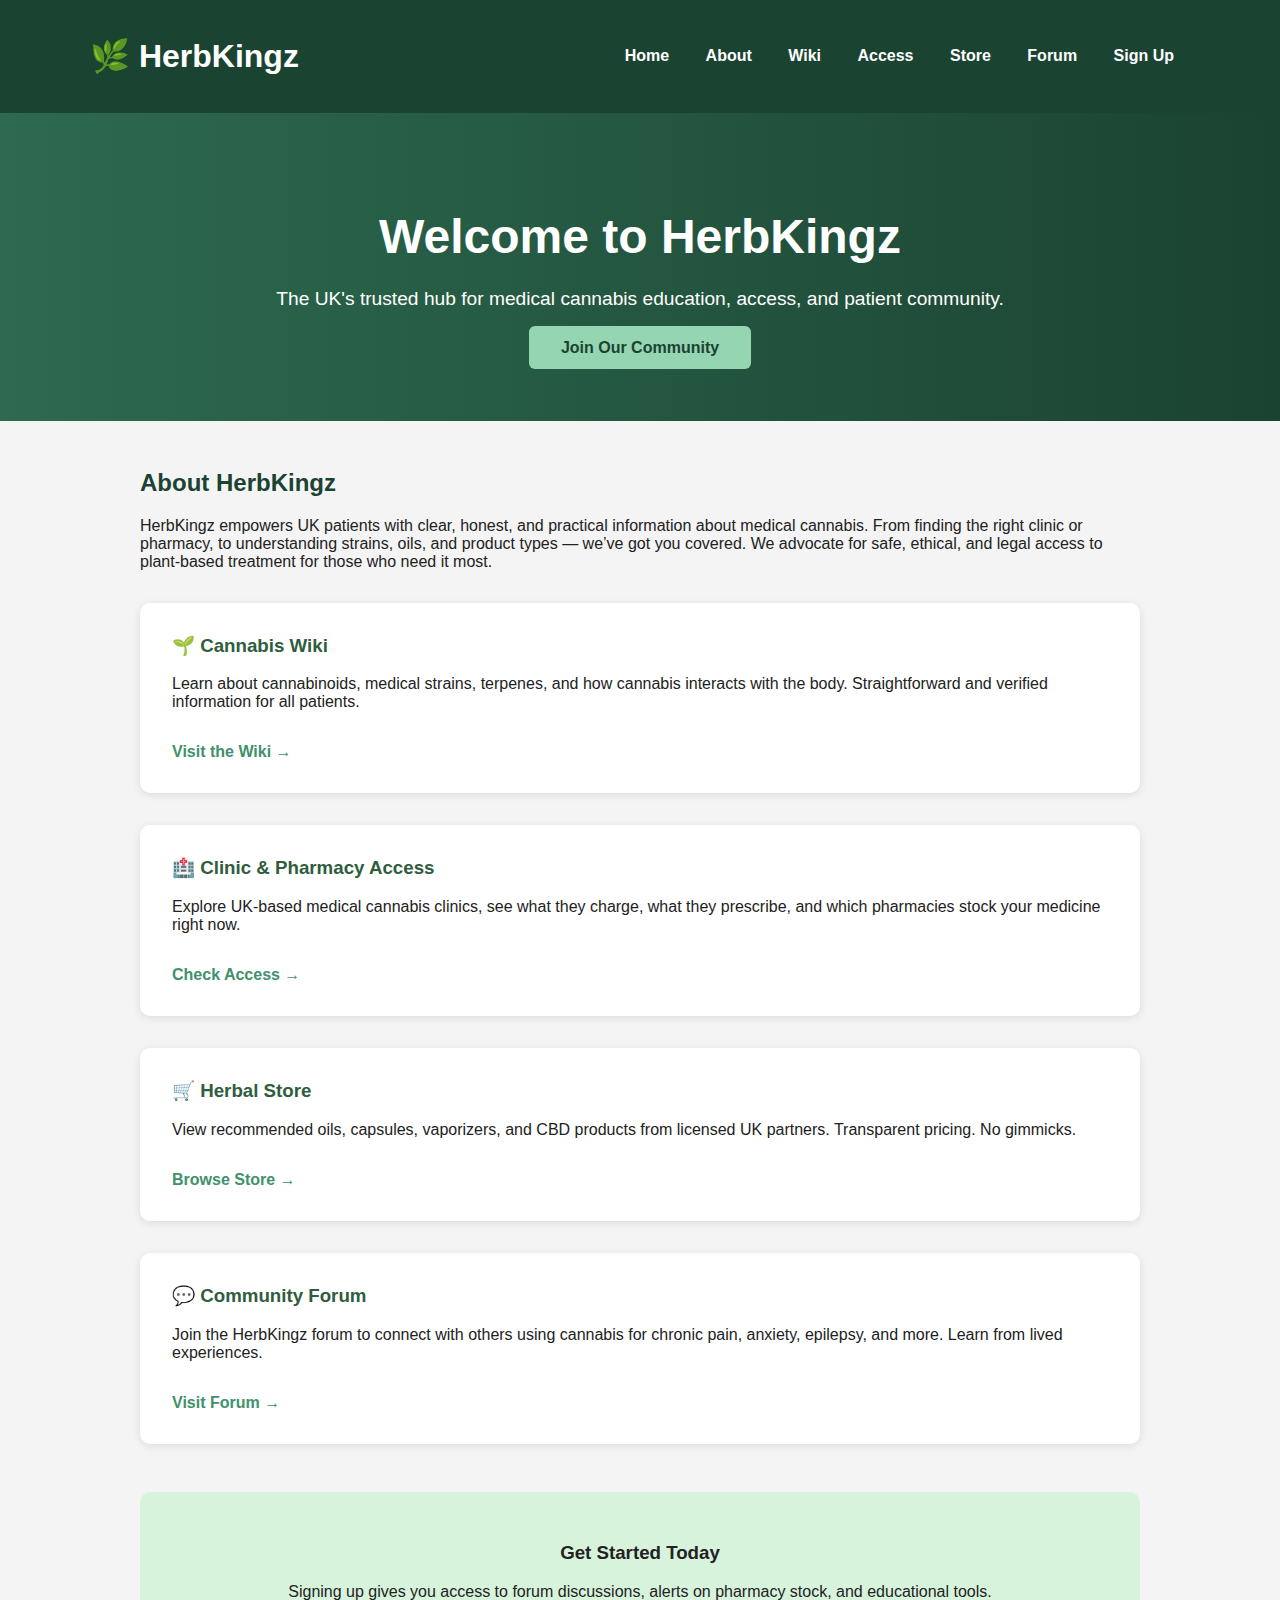
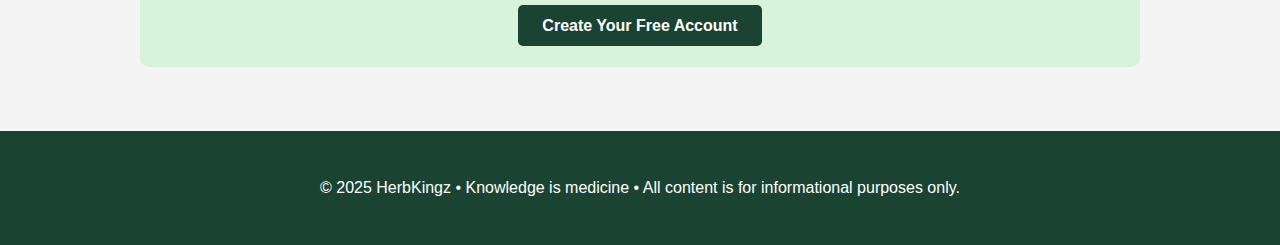
<file: index.html>
<!DOCTYPE html>
<html lang="en">
<head>
  <meta charset="UTF-8" />
  <meta name="viewport" content="width=device-width, initial-scale=1" />
  <title>HerbKingz – UK Medical Cannabis Access & Info</title>
  <link rel="stylesheet" href="style.css" />
  <style>
    body {
      margin: 0;
      font-family: 'Segoe UI', sans-serif;
      background: #f4f4f4;
      color: #222;
    }

    header {
      background: #1b4332;
      color: #fff;
      padding: 1em 0;
    }

    .header-container {
      max-width: 1100px;
      margin: 0 auto;
      display: flex;
      justify-content: space-between;
      align-items: center;
      padding: 0 1em;
    }

    nav a {
      color: #fff;
      text-decoration: none;
      margin-left: 1em;
      font-weight: bold;
    }

    .hero {
      background: linear-gradient(to right, #2d6a4f, #1b4332);
      color: #fff;
      padding: 4em 1em;
      text-align: center;
    }

    .hero h1 {
      font-size: 3em;
      margin-bottom: 0.5em;
    }

    .hero p {
      font-size: 1.2em;
      margin-bottom: 1.5em;
    }

    .hero a {
      background: #95d5b2;
      color: #1b4332;
      padding: 0.8em 2em;
      border-radius: 6px;
      font-weight: bold;
      text-decoration: none;
      transition: 0.3s ease;
    }

    .hero a:hover {
      background: #74c69d;
    }

    .content {
      max-width: 1000px;
      margin: 3em auto;
      padding: 0 1em;
    }

    .content h2 {
      color: #1b4332;
    }

    .grid {
      display: flex;
      flex-wrap: wrap;
      gap: 2em;
      margin-top: 2em;
    }

    .card {
      background: #fff;
      flex: 1 1 45%;
      padding: 2em;
      border-radius: 10px;
      box-shadow: 0 2px 8px rgba(0,0,0,0.1);
    }

    .card h3 {
      margin-top: 0;
      color: #2f5d3d;
    }

    .card a {
      display: inline-block;
      margin-top: 1em;
      color: #40916c;
      font-weight: bold;
      text-decoration: none;
    }

    .cta {
      text-align: center;
      margin-top: 3em;
      padding: 2em;
      background: #d8f3dc;
      border-radius: 10px;
    }

    .cta a {
      background: #1b4332;
      color: #fff;
      padding: 0.75em 1.5em;
      border-radius: 5px;
      text-decoration: none;
      font-weight: bold;
    }

    footer {
      background: #1b4332;
      color: #fff;
      text-align: center;
      padding: 2em 1em;
      margin-top: 4em;
    }
  </style>
</head>
<body>

  <header>
    <div class="header-container">
      <h1 class="logo">🌿 HerbKingz</h1>
      <nav>
        <a href="index.html">Home</a>
        <a href="about.html">About</a>
        <a href="wiki.html">Wiki</a>
        <a href="access.html">Access</a>
        <a href="store.html">Store</a>
        <a href="forum.html">Forum</a>
        <a href="signup.html">Sign Up</a>
      </nav>
    </div>
  </header>

  <section class="hero">
    <h1>Welcome to HerbKingz</h1>
    <p>The UK's trusted hub for medical cannabis education, access, and patient community.</p>
    <a href="signup.html">Join Our Community</a>
  </section>

  <section class="content">
    <h2>About HerbKingz</h2>
    <p>HerbKingz empowers UK patients with clear, honest, and practical information about medical cannabis. From finding the right clinic or pharmacy, to understanding strains, oils, and product types — we’ve got you covered. We advocate for safe, ethical, and legal access to plant-based treatment for those who need it most.</p>

    <div class="grid">
      <div class="card">
        <h3>🌱 Cannabis Wiki</h3>
        <p>Learn about cannabinoids, medical strains, terpenes, and how cannabis interacts with the body. Straightforward and verified information for all patients.</p>
        <a href="wiki.html">Visit the Wiki →</a>
      </div>
      <div class="card">
        <h3>🏥 Clinic & Pharmacy Access</h3>
        <p>Explore UK-based medical cannabis clinics, see what they charge, what they prescribe, and which pharmacies stock your medicine right now.</p>
        <a href="access.html">Check Access →</a>
      </div>
      <div class="card">
        <h3>🛒 Herbal Store</h3>
        <p>View recommended oils, capsules, vaporizers, and CBD products from licensed UK partners. Transparent pricing. No gimmicks.</p>
        <a href="store.html">Browse Store →</a>
      </div>
      <div class="card">
        <h3>💬 Community Forum</h3>
        <p>Join the HerbKingz forum to connect with others using cannabis for chronic pain, anxiety, epilepsy, and more. Learn from lived experiences.</p>
        <a href="forum.html">Visit Forum →</a>
      </div>
    </div>

    <div class="cta">
      <h3>Get Started Today</h3>
      <p>Signing up gives you access to forum discussions, alerts on pharmacy stock, and educational tools.</p>
      <a href="signup.html">Create Your Free Account</a>
    </div>
  </section>

  <footer>
    <p>&copy; 2025 HerbKingz • Knowledge is medicine • All content is for informational purposes only.</p>
  </footer>

</body>
</html>
</file>
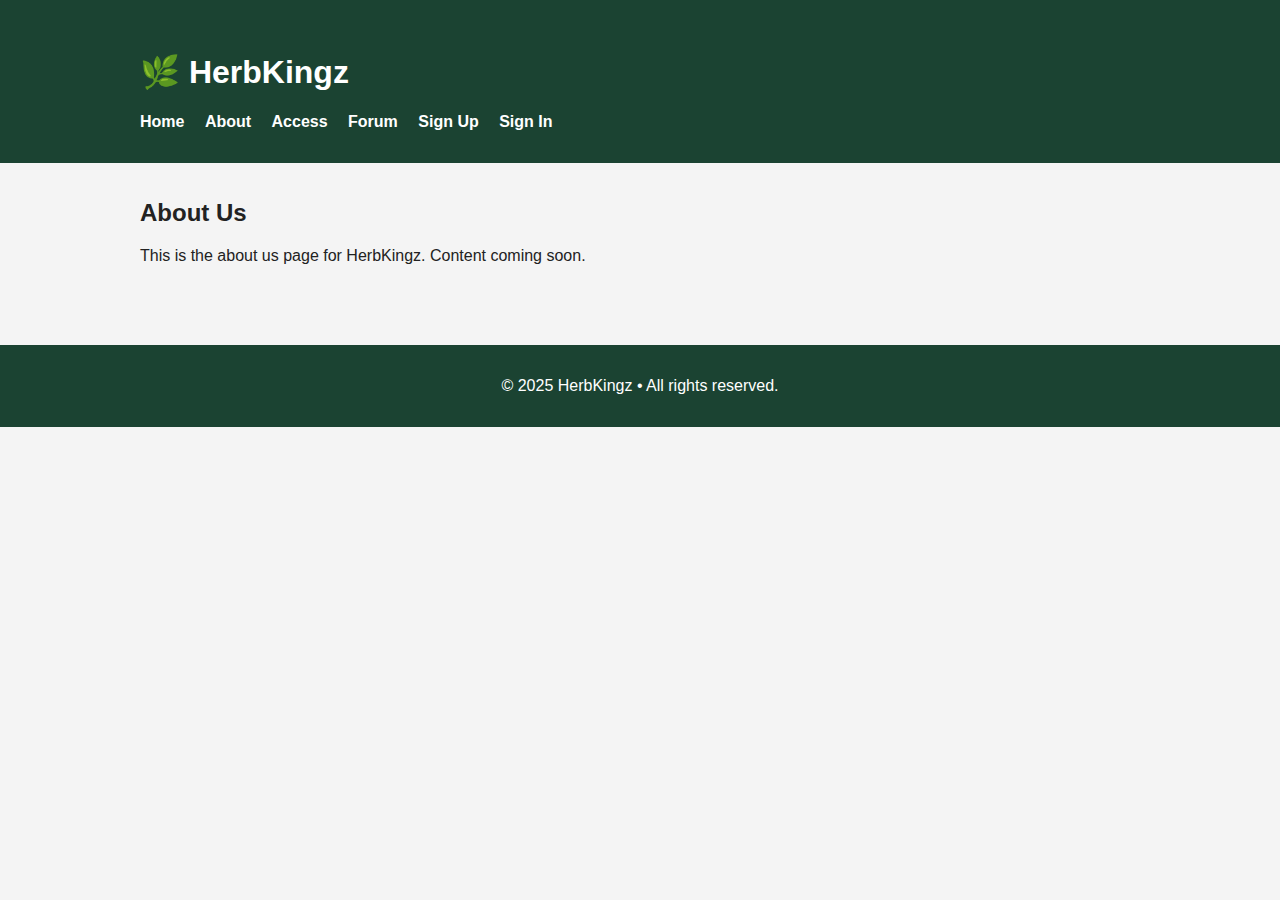
<file: about.html>
<!DOCTYPE html>
<html lang="en">
<head>
  <meta charset="UTF-8" />
  <meta name="viewport" content="width=device-width, initial-scale=1" />
  <title>About Us | HerbKingz</title>
  <link rel="stylesheet" href="style.css" />
</head>
<body>
  <header>
    <div class="container header-container">
      <h1 class="logo">🌿 HerbKingz</h1>
      <nav>
        <a href="index.html">Home</a>
        <a href="about.html">About</a>
        <a href="access.html">Access</a>
        <a href="forum.html">Forum</a>
        <a href="signup.html">Sign Up</a>
        <a href="signin.html">Sign In</a>
      </nav>
    </div>
  </header>

  <main class="container">
    <h2>About Us</h2>
    <p>This is the about us page for HerbKingz. Content coming soon.</p>
  </main>

  <footer>
    <p>&copy; 2025 HerbKingz • All rights reserved.</p>
  </footer>
</body>
</html>
</file>
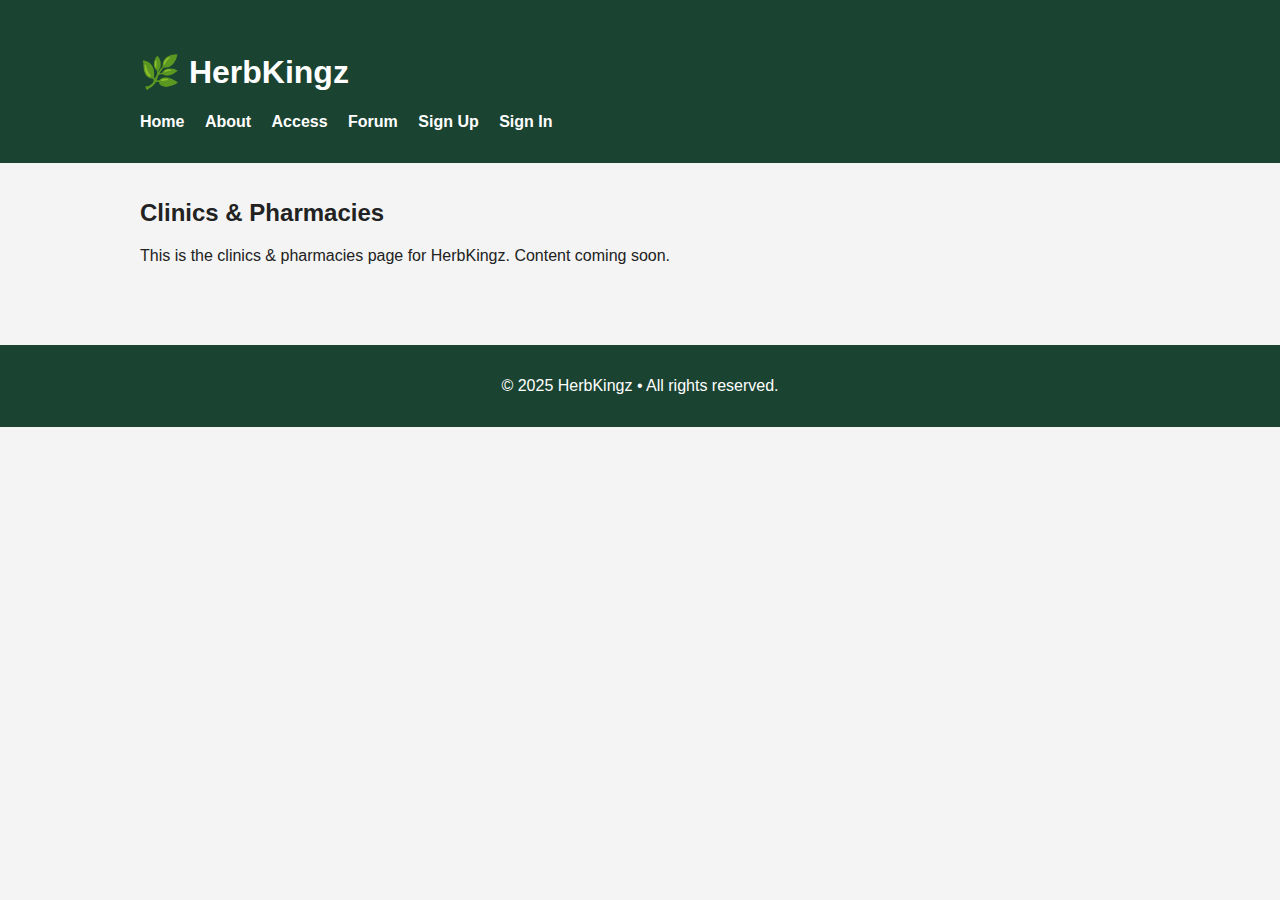
<file: access.html>
<!DOCTYPE html>
<html lang="en">
<head>
  <meta charset="UTF-8" />
  <meta name="viewport" content="width=device-width, initial-scale=1" />
  <title>Clinics & Pharmacies | HerbKingz</title>
  <link rel="stylesheet" href="style.css" />
</head>
<body>
  <header>
    <div class="container header-container">
      <h1 class="logo">🌿 HerbKingz</h1>
      <nav>
        <a href="index.html">Home</a>
        <a href="about.html">About</a>
        <a href="access.html">Access</a>
        <a href="forum.html">Forum</a>
        <a href="signup.html">Sign Up</a>
        <a href="signin.html">Sign In</a>
      </nav>
    </div>
  </header>

  <main class="container">
    <h2>Clinics & Pharmacies</h2>
    <p>This is the clinics & pharmacies page for HerbKingz. Content coming soon.</p>
  </main>

  <footer>
    <p>&copy; 2025 HerbKingz • All rights reserved.</p>
  </footer>
</body>
</html>
</file>
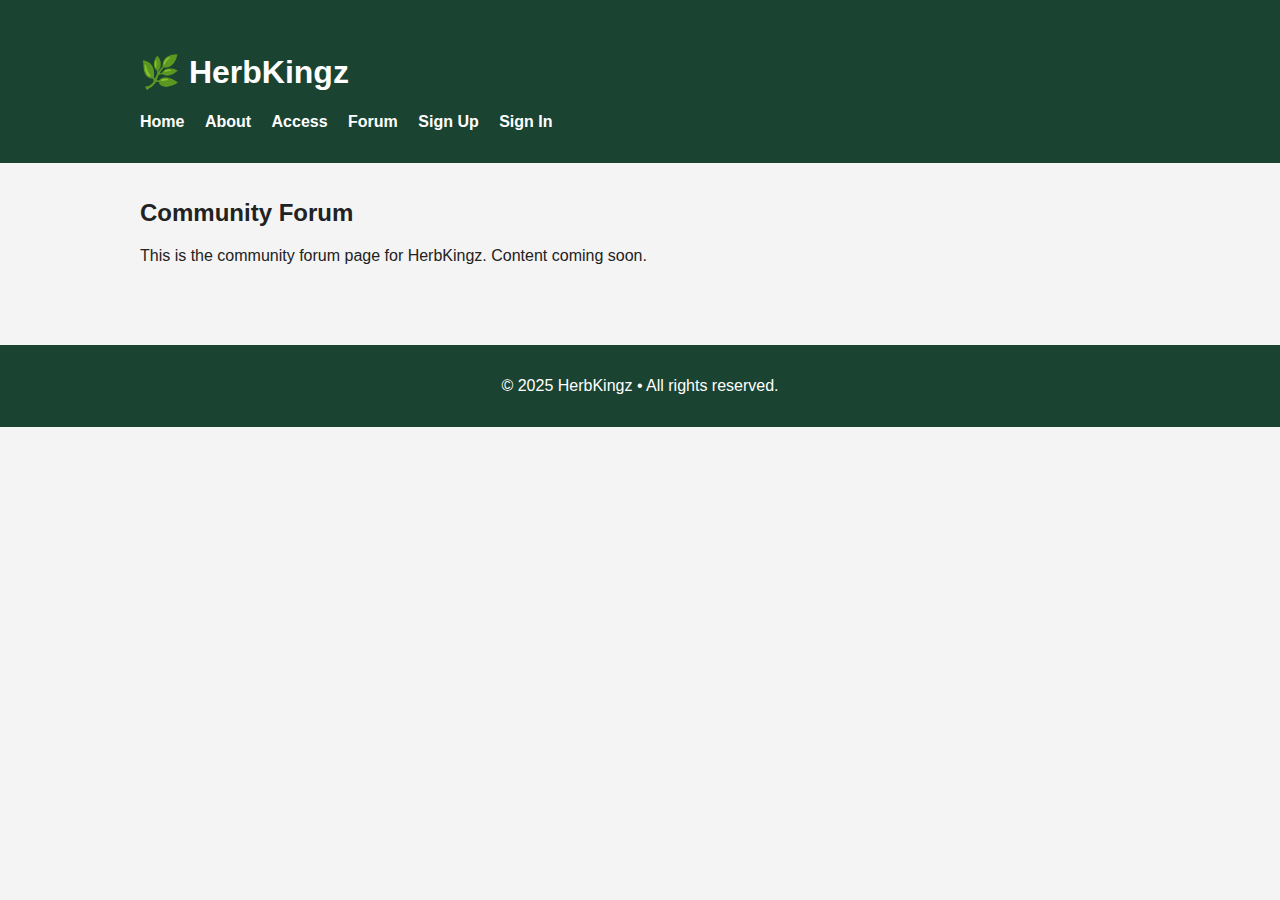
<file: forum.html>
<!DOCTYPE html>
<html lang="en">
<head>
  <meta charset="UTF-8" />
  <meta name="viewport" content="width=device-width, initial-scale=1" />
  <title>Community Forum | HerbKingz</title>
  <link rel="stylesheet" href="style.css" />
</head>
<body>
  <header>
    <div class="container header-container">
      <h1 class="logo">🌿 HerbKingz</h1>
      <nav>
        <a href="index.html">Home</a>
        <a href="about.html">About</a>
        <a href="access.html">Access</a>
        <a href="forum.html">Forum</a>
        <a href="signup.html">Sign Up</a>
        <a href="signin.html">Sign In</a>
      </nav>
    </div>
  </header>

  <main class="container">
    <h2>Community Forum</h2>
    <p>This is the community forum page for HerbKingz. Content coming soon.</p>
  </main>

  <footer>
    <p>&copy; 2025 HerbKingz • All rights reserved.</p>
  </footer>
</body>
</html>
</file>
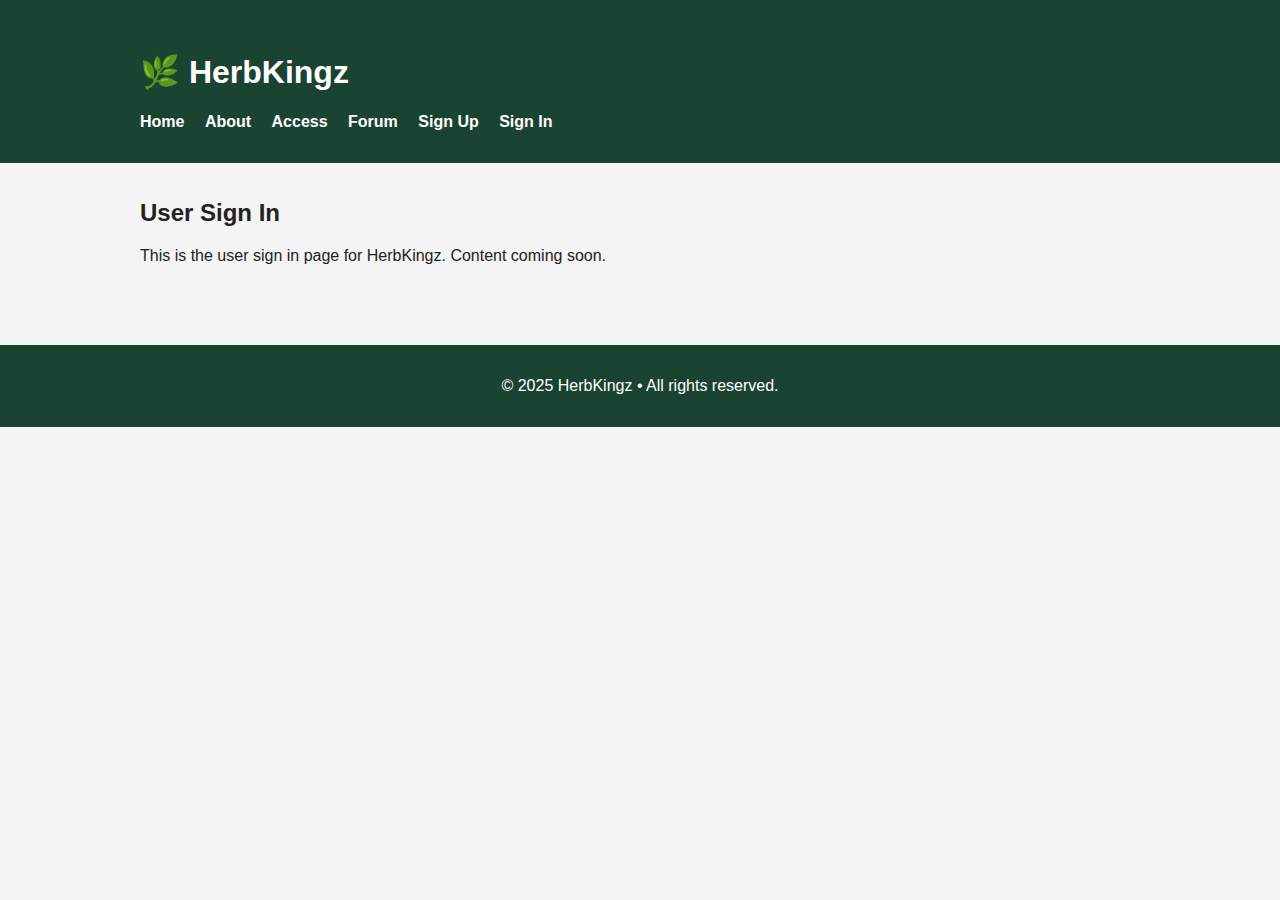
<file: signin.html>
<!DOCTYPE html>
<html lang="en">
<head>
  <meta charset="UTF-8" />
  <meta name="viewport" content="width=device-width, initial-scale=1" />
  <title>User Sign In | HerbKingz</title>
  <link rel="stylesheet" href="style.css" />
</head>
<body>
  <header>
    <div class="container header-container">
      <h1 class="logo">🌿 HerbKingz</h1>
      <nav>
        <a href="index.html">Home</a>
        <a href="about.html">About</a>
        <a href="access.html">Access</a>
        <a href="forum.html">Forum</a>
        <a href="signup.html">Sign Up</a>
        <a href="signin.html">Sign In</a>
      </nav>
    </div>
  </header>

  <main class="container">
    <h2>User Sign In</h2>
    <p>This is the user sign in page for HerbKingz. Content coming soon.</p>
  </main>

  <footer>
    <p>&copy; 2025 HerbKingz • All rights reserved.</p>
  </footer>
</body>
</html>
</file>
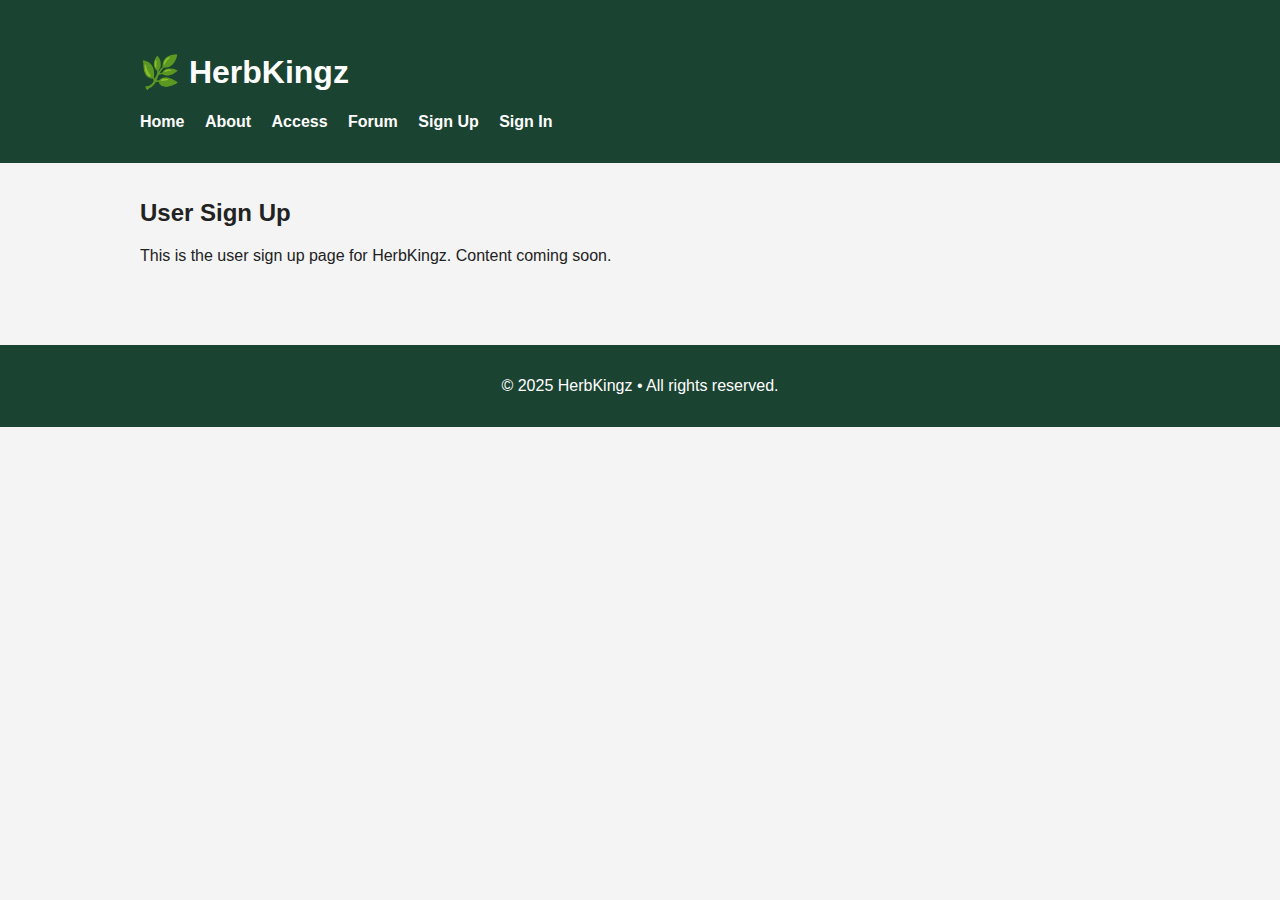
<file: signup.html>
<!DOCTYPE html>
<html lang="en">
<head>
  <meta charset="UTF-8" />
  <meta name="viewport" content="width=device-width, initial-scale=1" />
  <title>User Sign Up | HerbKingz</title>
  <link rel="stylesheet" href="style.css" />
</head>
<body>
  <header>
    <div class="container header-container">
      <h1 class="logo">🌿 HerbKingz</h1>
      <nav>
        <a href="index.html">Home</a>
        <a href="about.html">About</a>
        <a href="access.html">Access</a>
        <a href="forum.html">Forum</a>
        <a href="signup.html">Sign Up</a>
        <a href="signin.html">Sign In</a>
      </nav>
    </div>
  </header>

  <main class="container">
    <h2>User Sign Up</h2>
    <p>This is the user sign up page for HerbKingz. Content coming soon.</p>
  </main>

  <footer>
    <p>&copy; 2025 HerbKingz • All rights reserved.</p>
  </footer>
</body>
</html>
</file>
<file: style.css>
body {
  font-family: 'Segoe UI', sans-serif;
  background: #f4f4f4;
  color: #222;
  margin: 0;
  padding: 0;
}
header {
  background: #1b4332;
  color: white;
  padding: 1em 0;
}
.container {
  max-width: 1000px;
  margin: 0 auto;
  padding: 1em;
}
nav a {
  color: white;
  margin-right: 1em;
  text-decoration: none;
  font-weight: bold;
}
footer {
  background: #1b4332;
  color: white;
  text-align: center;
  padding: 1em;
  margin-top: 3em;
}
</file>
